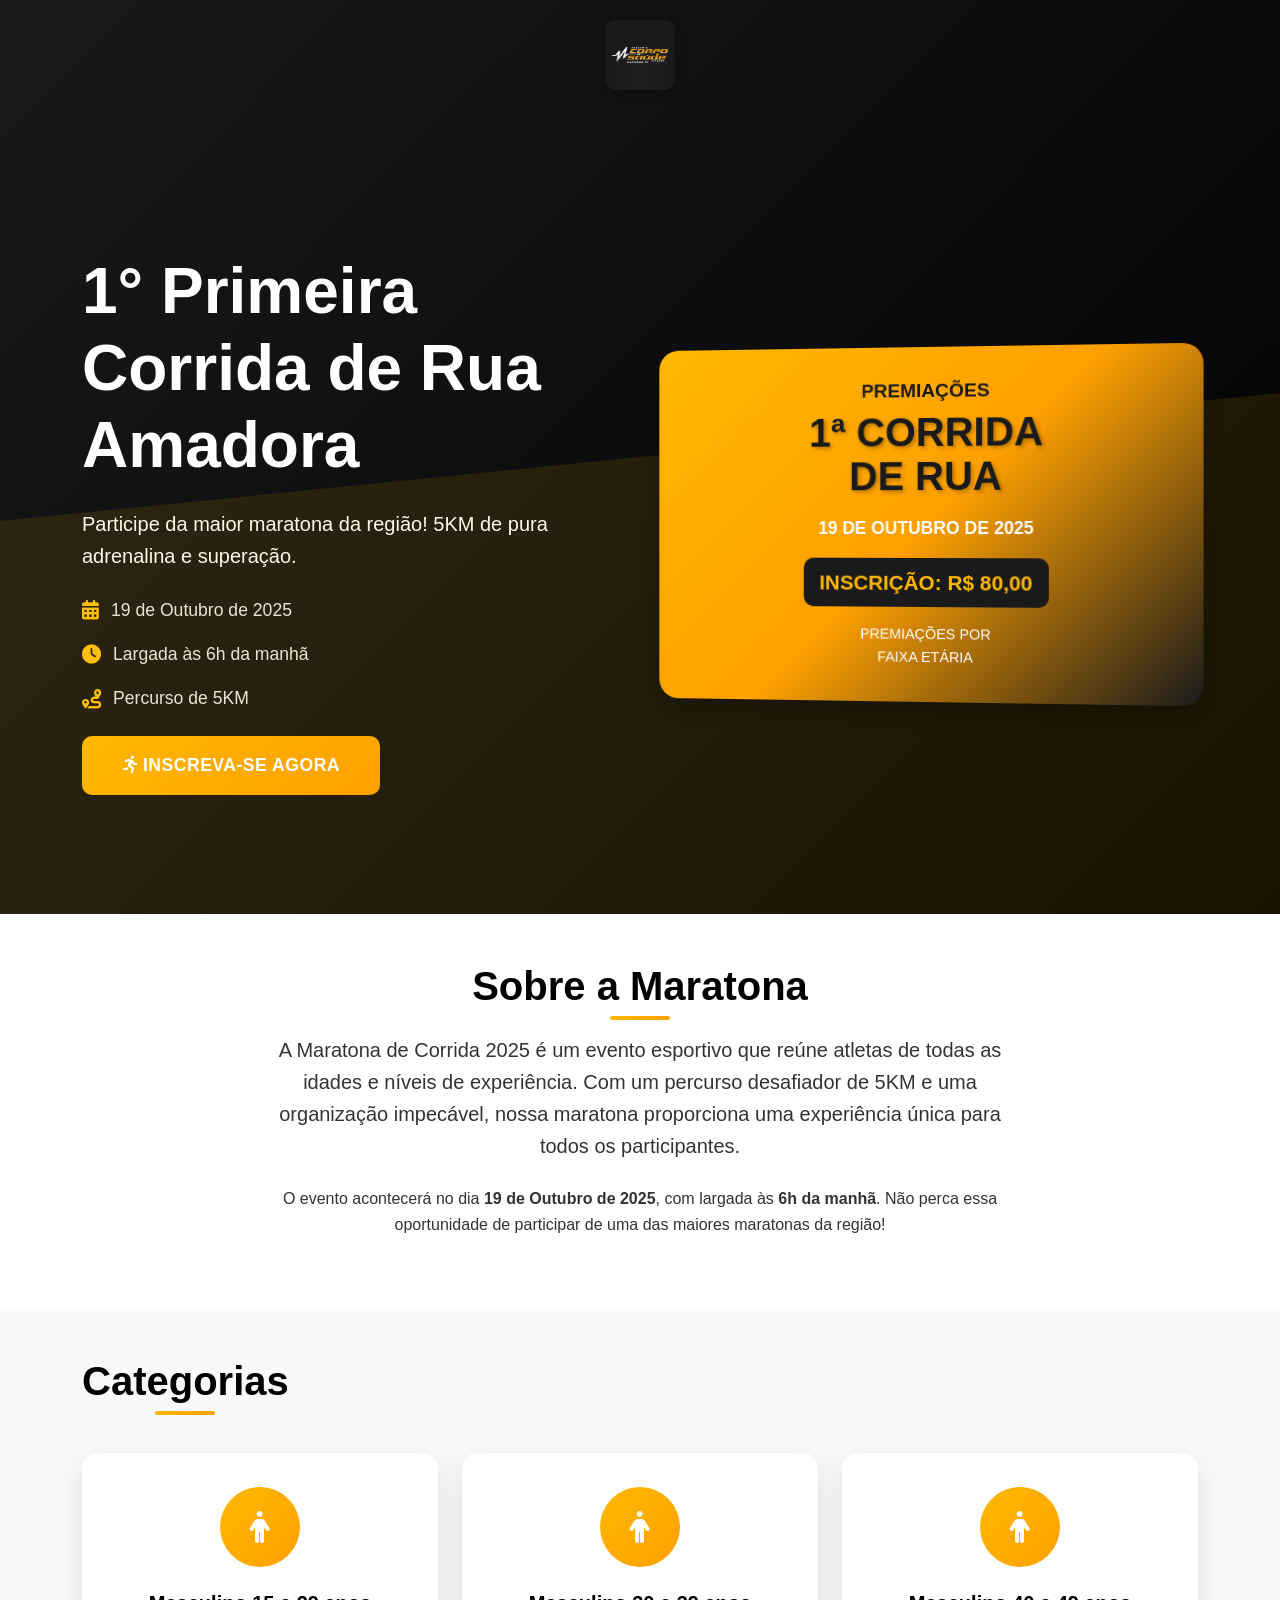
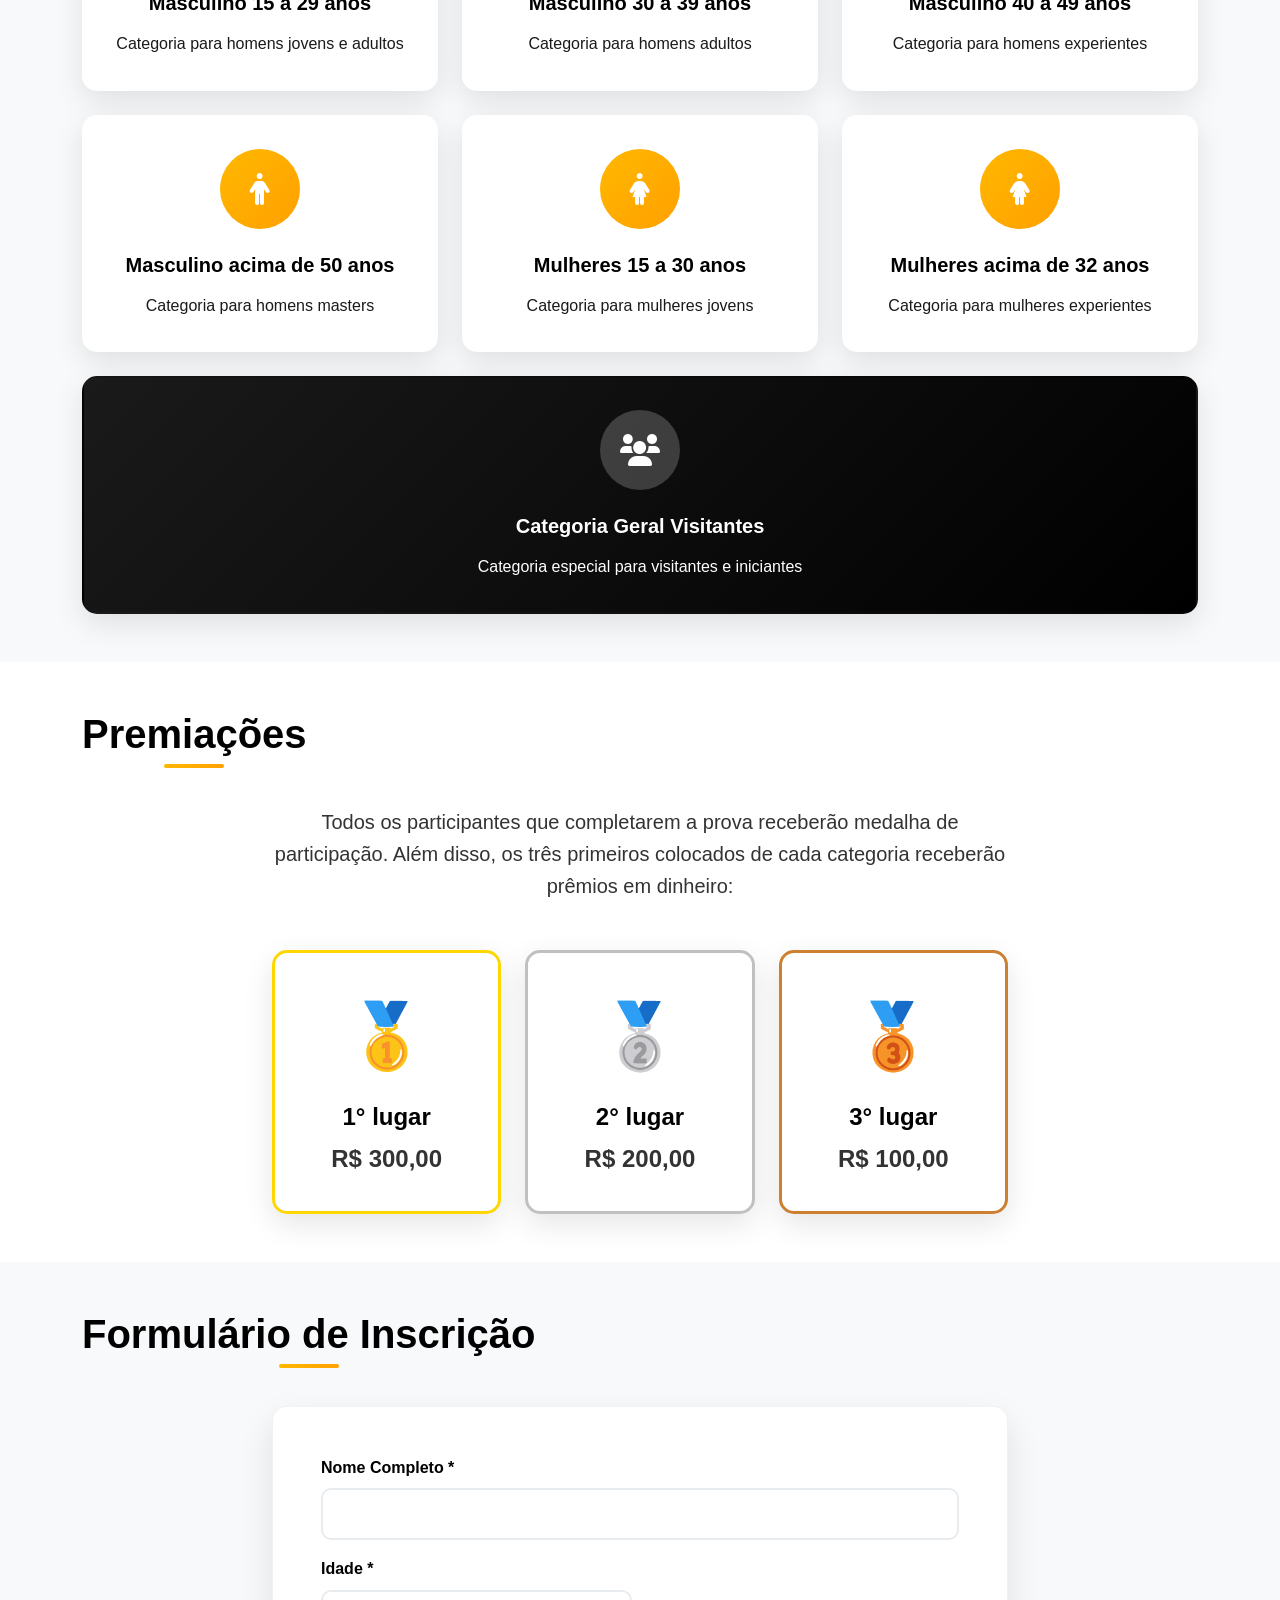
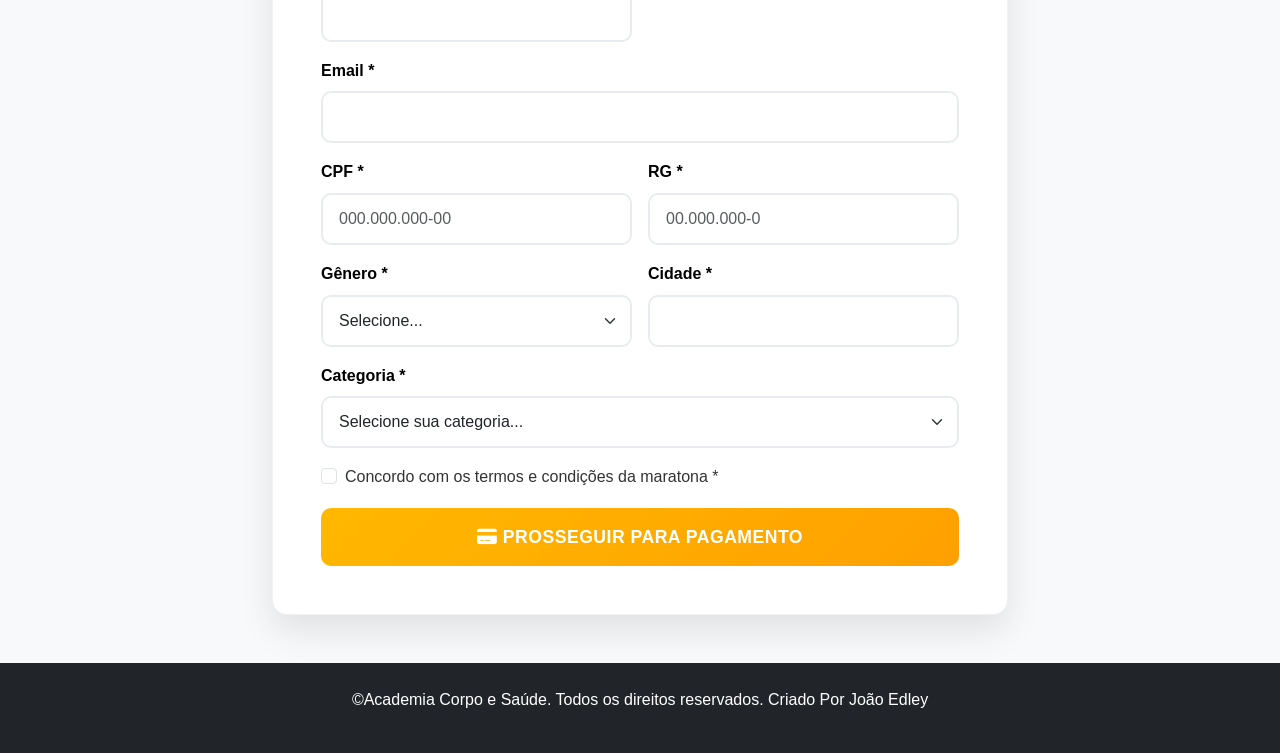
<file: frontend/index.html>
<!DOCTYPE html>
<html lang="pt-BR">
<head>
    <meta charset="UTF-8">
    <meta name="viewport" content="width=device-width, initial-scale=1.0">
    <title>Maratona de Corrida 2025 - Inscrições</title>
    <link href="https://cdn.jsdelivr.net/npm/bootstrap@5.3.0/dist/css/bootstrap.min.css" rel="stylesheet">
    <link href="https://cdnjs.cloudflare.com/ajax/libs/font-awesome/6.0.0/css/all.min.css" rel="stylesheet">
    <link href="styles.css" rel="stylesheet">
</head>
<body>
    <!-- Header -->
    <header class="hero-section">
        <div class="container">
            <!-- Logo Section -->
            <div class="row">
                <div class="col-12 text-center mb-4">
                    <div class="logo-container">
                        <img src="/static/img/ACADEMIA CORPO E SAÚDE FITNES LOGO.jpg" alt="Academia Corpo & Saúde" class="logo-img">
                    </div>
                </div>
            </div>
            <div class="row align-items-center" style="min-height: calc(100vh - 120px);">
                <div class="col-lg-6">
                    <h1 class="display-3 fw-bold text-white mb-4">
                        1° Primeira Corrida de Rua Amadora
                    </h1>
                    <p class="lead text-white mb-4">
                        Participe da maior maratona da região! 5KM de pura adrenalina e superação.
                    </p>
                    <div class="hero-info mb-4">
                        <div class="info-item">
                            <i class="fas fa-calendar-alt"></i>
                            <span>19 de Outubro de 2025</span>
                        </div>
                        <div class="info-item">
                            <i class="fas fa-clock"></i>
                            <span>Largada às 6h da manhã</span>
                        </div>
                        <div class="info-item">
                            <i class="fas fa-route"></i>
                            <span>Percurso de 5KM</span>
                        </div>
                    </div>
                    <button type="button" class="btn btn-primary btn-lg" onclick="scrollToInscricao(event)" style="z-index: 1000; position: relative;">
                        <i class="fas fa-running"></i> Inscreva-se Agora
                    </button>
                </div>
                <div class="col-lg-6">
                    <div class="hero-image">
                        <div class="maratona-poster">
                            <div class="poster-content">
                                <h3 class="poster-title">PREMIAÇÕES</h3>
                                <h2 class="poster-main">1ª CORRIDA<br>DE RUA</h2>
                                <p class="poster-date">19 DE OUTUBRO DE 2025</p>
                                <p class="poster-price">INSCRIÇÃO: R$ 80,00</p>
                                <p class="poster-info">PREMIAÇÕES POR<br>FAIXA ETÁRIA</p>
                            </div>
                        </div>
                    </div>
                </div>
            </div>
        </div>
    </header>

    <!-- Sobre a Maratona -->
    <section id="sobre" class="py-5">
        <div class="container">
            <div class="row">
                <div class="col-lg-8 mx-auto text-center">
                    <h2 class="section-title mb-4">Sobre a Maratona</h2>
                    <p class="lead mb-4">
                        A Maratona de Corrida 2025 é um evento esportivo que reúne atletas de todas as idades e níveis de experiência. 
                        Com um percurso desafiador de 5KM e uma organização impecável, nossa maratona proporciona uma experiência única para todos os participantes.
                    </p>
                    <p class="mb-4">
                        O evento acontecerá no dia <strong>19 de Outubro de 2025</strong>, com largada às <strong>6h da manhã</strong>. 
                        Não perca essa oportunidade de participar de uma das maiores maratonas da região!
                    </p>
                </div>
            </div>
        </div>
    </section>

    <!-- Categorias -->
    <section id="categorias" class="py-5 bg-light">
        <div class="container">
            <h2 class="section-title text-center mb-5">Categorias</h2>
            <div class="row g-4">
                <div class="col-md-6 col-lg-4">
                    <div class="category-card">
                        <div class="category-icon">
                            <i class="fas fa-male"></i>
                        </div>
                        <h5>Masculino 15 a 29 anos</h5>
                        <p>Categoria para homens jovens e adultos</p>
                    </div>
                </div>
                <div class="col-md-6 col-lg-4">
                    <div class="category-card">
                        <div class="category-icon">
                            <i class="fas fa-male"></i>
                        </div>
                        <h5>Masculino 30 a 39 anos</h5>
                        <p>Categoria para homens adultos</p>
                    </div>
                </div>
                <div class="col-md-6 col-lg-4">
                    <div class="category-card">
                        <div class="category-icon">
                            <i class="fas fa-male"></i>
                        </div>
                        <h5>Masculino 40 a 49 anos</h5>
                        <p>Categoria para homens experientes</p>
                    </div>
                </div>
                <div class="col-md-6 col-lg-4">
                    <div class="category-card">
                        <div class="category-icon">
                            <i class="fas fa-male"></i>
                        </div>
                        <h5>Masculino acima de 50 anos</h5>
                        <p>Categoria para homens masters</p>
                    </div>
                </div>
                <div class="col-md-6 col-lg-4">
                    <div class="category-card">
                        <div class="category-icon">
                            <i class="fas fa-female"></i>
                        </div>
                        <h5>Mulheres 15 a 30 anos</h5>
                        <p>Categoria para mulheres jovens</p>
                    </div>
                </div>
                <div class="col-md-6 col-lg-4">
                    <div class="category-card">
                        <div class="category-icon">
                            <i class="fas fa-female"></i>
                        </div>
                        <h5>Mulheres acima de 32 anos</h5>
                        <p>Categoria para mulheres experientes</p>
                    </div>
                </div>
                <div class="col-md-12">
                    <div class="category-card special-category">
                        <div class="category-icon">
                            <i class="fas fa-users"></i>
                        </div>
                        <h5>Categoria Geral Visitantes</h5>
                        <p>Categoria especial para visitantes e iniciantes</p>
                    </div>
                </div>
            </div>
        </div>
    </section>

    <!-- Premiações -->
    <section id="premiacoes" class="py-5">
        <div class="container">
            <h2 class="section-title text-center mb-5">Premiações</h2>
            <div class="row">
                <div class="col-lg-8 mx-auto text-center">
                    <p class="lead mb-4">
                        Todos os participantes que completarem a prova receberão medalha de participação. 
                        Além disso, os três primeiros colocados de cada categoria receberão prêmios em dinheiro:
                    </p>
                    <div class="row g-4 mt-4">
                        <div class="col-md-4">
                            <div class="prize-card gold">
                                <div class="prize-icon">
                                    🥇
                                </div>
                                <h4>1° lugar</h4>
                                <p class="prize-amount">R$ 300,00</p>
                            </div>
                        </div>
                        <div class="col-md-4">
                            <div class="prize-card silver">
                                <div class="prize-icon">
                                    🥈
                                </div>
                                <h4>2° lugar</h4>
                                <p class="prize-amount">R$ 200,00</p>
                            </div>
                        </div>
                        <div class="col-md-4">
                            <div class="prize-card bronze">
                                <div class="prize-icon">
                                    🥉
                                </div>
                                <h4>3° lugar</h4>
                                <p class="prize-amount">R$ 100,00</p>
                            </div>
                        </div>
                    </div>
                </div>
            </div>
        </div>
    </section>

    <!-- Formulário de Inscrição -->
    <section id="inscricao" class="py-5 bg-light">
        <div class="container">
            <h2 class="section-title text-center mb-5">Formulário de Inscrição</h2>
            <div class="row justify-content-center">
                <div class="col-lg-8">
                    <div class="registration-form">
                        <form id="inscricaoForm">
                            <div class="row g-3">
                                <div class="col-md-12">
                                    <label for="nome" class="form-label">Nome Completo *</label>
                                    <input type="text" class="form-control" id="nome" name="nome" required>
                                </div>
                                <div class="col-md-6">
                                    <label for="idade" class="form-label">Idade *</label>
                                    <input type="number" class="form-control" id="idade" name="idade" min="15" max="100" required>
                                </div>
                                <div class="col-md-12">
                                    <label for="email" class="form-label">Email *</label>
                                    <input type="email" class="form-control" id="email" name="email" required>
                                </div>
                                <div class="col-md-6">
                                    <label for="cpf" class="form-label">CPF *</label>
                                    <input type="text" class="form-control" id="cpf" name="cpf" placeholder="000.000.000-00" required>
                                </div>
                                <div class="col-md-6">
                                    <label for="rg" class="form-label">RG *</label>
                                    <input type="text" class="form-control" id="rg" name="rg" placeholder="00.000.000-0" required>
                                </div>
                                <div class="col-md-6">
                                    <label for="sexo" class="form-label">Gênero *</label>
                                    <select class="form-select" id="sexo" name="sexo" required>
                                        <option value="">Selecione...</option>
                                        <option value="M">Masculino</option>
                                        <option value="F">Feminino</option>
                                        <option value="O">Outro</option>
                                    </select>
                                </div>
                                <div class="col-md-6">
                                    <label for="cidade" class="form-label">Cidade *</label>
                                    <input type="text" class="form-control" id="cidade" name="cidade" required>
                                </div>
                                <div class="col-md-12">
                                    <label for="categoria" class="form-label">Categoria *</label>
                                    <select class="form-select" id="categoria" name="categoria" required>
                                        <option value="">Selecione sua categoria...</option>
                                    </select>
                                </div>
                                <div class="col-md-12">
                                    <div class="form-check">
                                        <input class="form-check-input" type="checkbox" id="termos" required>
                                        <label class="form-check-label" for="termos">
                                            Concordo com os termos e condições da maratona *
                                        </label>
                                    </div>
                                </div>
                                <div class="col-md-12">
                                    <button type="submit" class="btn btn-primary btn-lg w-100">
                                        <i class="fas fa-credit-card"></i> Prosseguir para Pagamento
                                    </button>
                                </div>
                            </div>
                        </form>
                    </div>
                </div>
            </div>
        </div>
    </section>

    <!-- Modal de Pagamento -->
    <div class="modal fade" id="pagamentoModal" tabindex="-1">
        <div class="modal-dialog modal-lg">
            <div class="modal-content">
                <div class="modal-header">
                    <h5 class="modal-title">Pagamento PIX - Maratona 2025</h5>
                    <button type="button" class="btn-close" data-bs-dismiss="modal"></button>
                </div>
                <div class="modal-body">
                    <div id="pagamentoContent">
                        <!-- Conteúdo será inserido dinamicamente -->
                    </div>
                </div>
            </div>
        </div>
    </div>

    <!-- Loading Modal -->
    <div class="modal fade" id="loadingModal" tabindex="-1">
        <div class="modal-dialog modal-sm">
            <div class="modal-content">
                <div class="modal-body text-center py-4">
                    <div class="spinner-border text-primary" role="status">
                        <span class="visually-hidden">Carregando...</span>
                    </div>
                    <p class="mt-3 mb-0">Processando...</p>
                </div>
            </div>
        </div>
    </div>

    <!-- Footer -->
    <footer class="bg-dark text-white py-4">
        <div class="container text-center">
            <p>&copy;Academia Corpo e Saúde. Todos os direitos reservados. Criado Por João Edley</p>
        </div>
    </footer>

    <script src="https://cdn.jsdelivr.net/npm/bootstrap@5.3.0/dist/js/bootstrap.bundle.min.js"></script>
    <script src="script.js"></script>
</body>
</html>
</file>
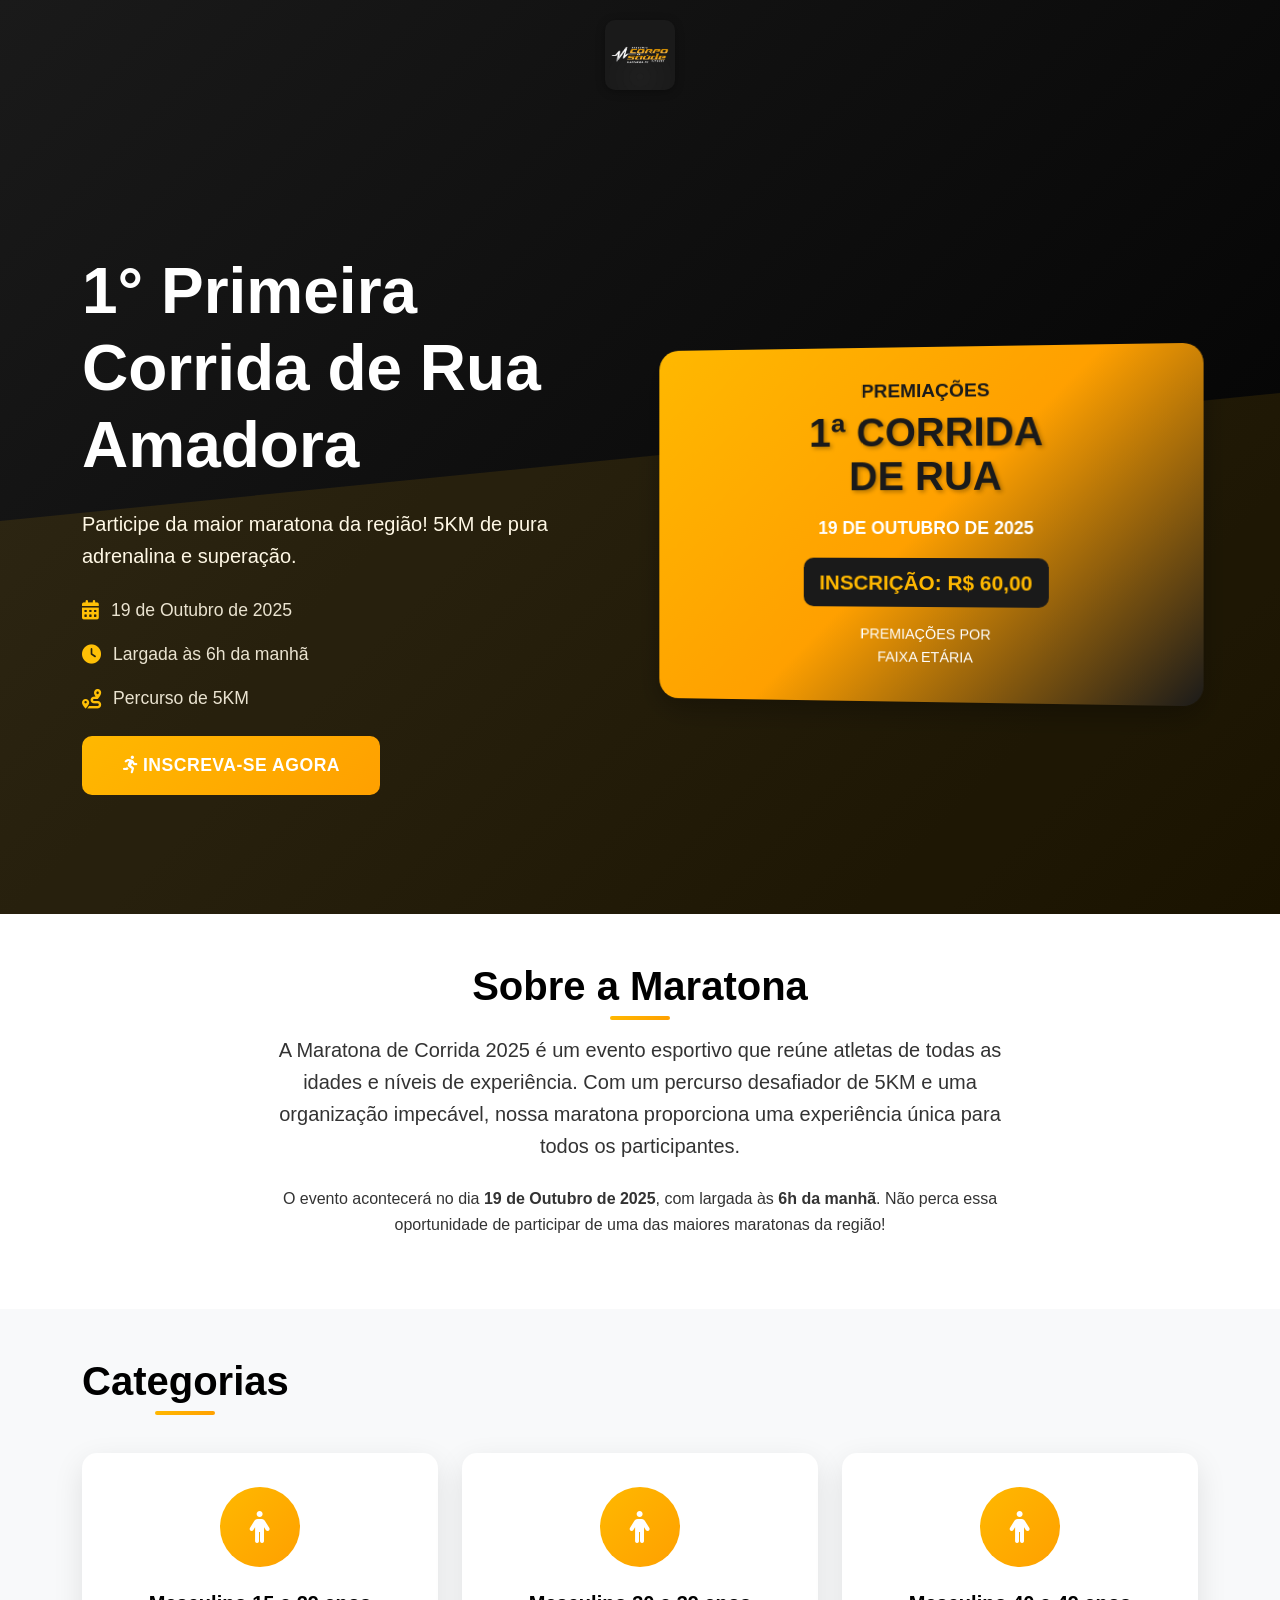
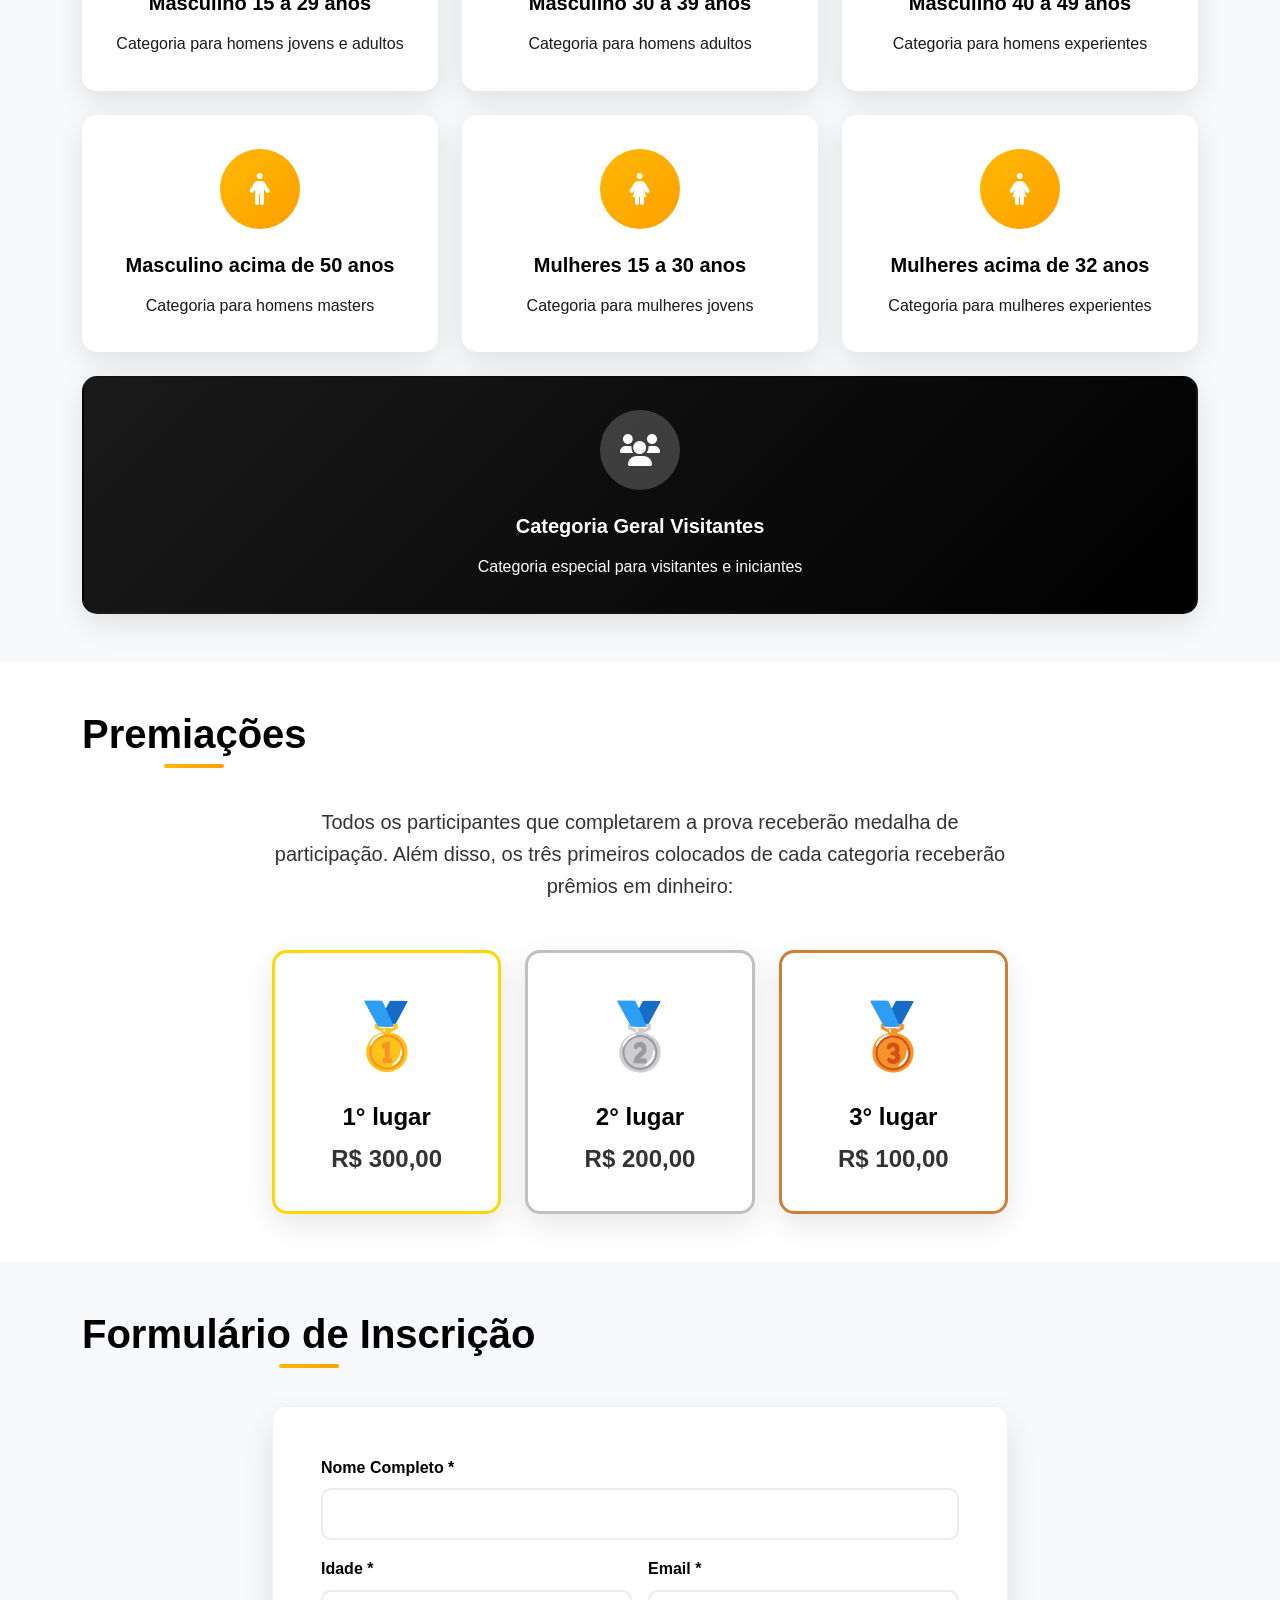
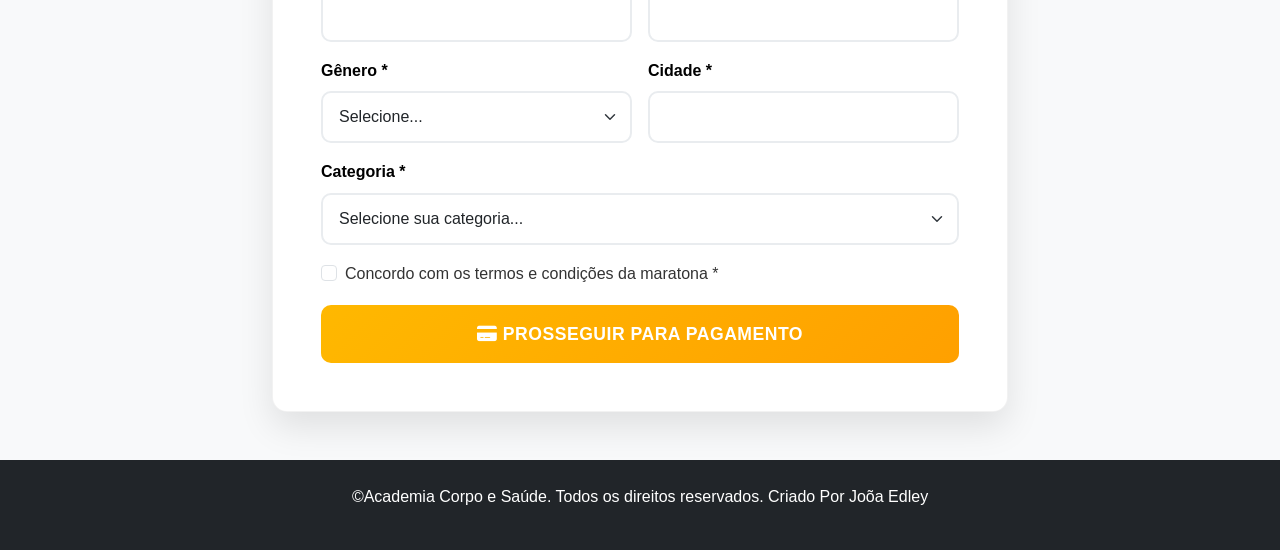
<file: maratona/frontend/index.html>
<!DOCTYPE html>
<html lang="pt-BR">
<head>
    <meta charset="UTF-8">
    <meta name="viewport" content="width=device-width, initial-scale=1.0">
    <title>Maratona de Corrida 2025 - Inscrições</title>
    <link href="https://cdn.jsdelivr.net/npm/bootstrap@5.3.0/dist/css/bootstrap.min.css" rel="stylesheet">
    <link href="https://cdnjs.cloudflare.com/ajax/libs/font-awesome/6.0.0/css/all.min.css" rel="stylesheet">
    <link href="styles.css" rel="stylesheet">
</head>
<body>
    <!-- Header -->
    <header class="hero-section">
        <div class="container">
            <!-- Logo Section -->
            <div class="row">
                <div class="col-12 text-center mb-4">
                    <div class="logo-container">
                        <img src="/static/img/ACADEMIA CORPO E SAÚDE FITNES LOGO.jpg" alt="Academia Corpo & Saúde" class="logo-img">
                    </div>
                </div>
            </div>
            <div class="row align-items-center" style="min-height: calc(100vh - 120px);">
                <div class="col-lg-6">
                    <h1 class="display-3 fw-bold text-white mb-4">
                        1° Primeira Corrida de Rua Amadora
                    </h1>
                    <p class="lead text-white mb-4">
                        Participe da maior maratona da região! 5KM de pura adrenalina e superação.
                    </p>
                    <div class="hero-info mb-4">
                        <div class="info-item">
                            <i class="fas fa-calendar-alt"></i>
                            <span>19 de Outubro de 2025</span>
                        </div>
                        <div class="info-item">
                            <i class="fas fa-clock"></i>
                            <span>Largada às 6h da manhã</span>
                        </div>
                        <div class="info-item">
                            <i class="fas fa-route"></i>
                            <span>Percurso de 5KM</span>
                        </div>
                    </div>
                    <button type="button" class="btn btn-primary btn-lg" onclick="scrollToInscricao(event)" style="z-index: 1000; position: relative;">
                        <i class="fas fa-running"></i> Inscreva-se Agora
                    </button>
                </div>
                <div class="col-lg-6">
                    <div class="hero-image">
                        <div class="maratona-poster">
                            <div class="poster-content">
                                <h3 class="poster-title">PREMIAÇÕES</h3>
                                <h2 class="poster-main">1ª CORRIDA<br>DE RUA</h2>
                                <p class="poster-date">19 DE OUTUBRO DE 2025</p>
                                <p class="poster-price">INSCRIÇÃO: R$ 60,00</p>
                                <p class="poster-info">PREMIAÇÕES POR<br>FAIXA ETÁRIA</p>
                            </div>
                        </div>
                    </div>
                </div>
            </div>
        </div>
    </header>

    <!-- Sobre a Maratona -->
    <section id="sobre" class="py-5">
        <div class="container">
            <div class="row">
                <div class="col-lg-8 mx-auto text-center">
                    <h2 class="section-title mb-4">Sobre a Maratona</h2>
                    <p class="lead mb-4">
                        A Maratona de Corrida 2025 é um evento esportivo que reúne atletas de todas as idades e níveis de experiência. 
                        Com um percurso desafiador de 5KM e uma organização impecável, nossa maratona proporciona uma experiência única para todos os participantes.
                    </p>
                    <p class="mb-4">
                        O evento acontecerá no dia <strong>19 de Outubro de 2025</strong>, com largada às <strong>6h da manhã</strong>. 
                        Não perca essa oportunidade de participar de uma das maiores maratonas da região!
                    </p>
                </div>
            </div>
        </div>
    </section>

    <!-- Categorias -->
    <section id="categorias" class="py-5 bg-light">
        <div class="container">
            <h2 class="section-title text-center mb-5">Categorias</h2>
            <div class="row g-4">
                <div class="col-md-6 col-lg-4">
                    <div class="category-card">
                        <div class="category-icon">
                            <i class="fas fa-male"></i>
                        </div>
                        <h5>Masculino 15 a 29 anos</h5>
                        <p>Categoria para homens jovens e adultos</p>
                    </div>
                </div>
                <div class="col-md-6 col-lg-4">
                    <div class="category-card">
                        <div class="category-icon">
                            <i class="fas fa-male"></i>
                        </div>
                        <h5>Masculino 30 a 39 anos</h5>
                        <p>Categoria para homens adultos</p>
                    </div>
                </div>
                <div class="col-md-6 col-lg-4">
                    <div class="category-card">
                        <div class="category-icon">
                            <i class="fas fa-male"></i>
                        </div>
                        <h5>Masculino 40 a 49 anos</h5>
                        <p>Categoria para homens experientes</p>
                    </div>
                </div>
                <div class="col-md-6 col-lg-4">
                    <div class="category-card">
                        <div class="category-icon">
                            <i class="fas fa-male"></i>
                        </div>
                        <h5>Masculino acima de 50 anos</h5>
                        <p>Categoria para homens masters</p>
                    </div>
                </div>
                <div class="col-md-6 col-lg-4">
                    <div class="category-card">
                        <div class="category-icon">
                            <i class="fas fa-female"></i>
                        </div>
                        <h5>Mulheres 15 a 30 anos</h5>
                        <p>Categoria para mulheres jovens</p>
                    </div>
                </div>
                <div class="col-md-6 col-lg-4">
                    <div class="category-card">
                        <div class="category-icon">
                            <i class="fas fa-female"></i>
                        </div>
                        <h5>Mulheres acima de 32 anos</h5>
                        <p>Categoria para mulheres experientes</p>
                    </div>
                </div>
                <div class="col-md-12">
                    <div class="category-card special-category">
                        <div class="category-icon">
                            <i class="fas fa-users"></i>
                        </div>
                        <h5>Categoria Geral Visitantes</h5>
                        <p>Categoria especial para visitantes e iniciantes</p>
                    </div>
                </div>
            </div>
        </div>
    </section>

    <!-- Premiações -->
    <section id="premiacoes" class="py-5">
        <div class="container">
            <h2 class="section-title text-center mb-5">Premiações</h2>
            <div class="row">
                <div class="col-lg-8 mx-auto text-center">
                    <p class="lead mb-4">
                        Todos os participantes que completarem a prova receberão medalha de participação. 
                        Além disso, os três primeiros colocados de cada categoria receberão prêmios em dinheiro:
                    </p>
                    <div class="row g-4 mt-4">
                        <div class="col-md-4">
                            <div class="prize-card gold">
                                <div class="prize-icon">
                                    🥇
                                </div>
                                <h4>1° lugar</h4>
                                <p class="prize-amount">R$ 300,00</p>
                            </div>
                        </div>
                        <div class="col-md-4">
                            <div class="prize-card silver">
                                <div class="prize-icon">
                                    🥈
                                </div>
                                <h4>2° lugar</h4>
                                <p class="prize-amount">R$ 200,00</p>
                            </div>
                        </div>
                        <div class="col-md-4">
                            <div class="prize-card bronze">
                                <div class="prize-icon">
                                    🥉
                                </div>
                                <h4>3° lugar</h4>
                                <p class="prize-amount">R$ 100,00</p>
                            </div>
                        </div>
                    </div>
                </div>
            </div>
        </div>
    </section>

    <!-- Formulário de Inscrição -->
    <section id="inscricao" class="py-5 bg-light">
        <div class="container">
            <h2 class="section-title text-center mb-5">Formulário de Inscrição</h2>
            <div class="row justify-content-center">
                <div class="col-lg-8">
                    <div class="registration-form">
                        <form id="inscricaoForm">
                            <div class="row g-3">
                                <div class="col-md-12">
                                    <label for="nome" class="form-label">Nome Completo *</label>
                                    <input type="text" class="form-control" id="nome" name="nome" required>
                                </div>
                                <div class="col-md-6">
                                    <label for="idade" class="form-label">Idade *</label>
                                    <input type="number" class="form-control" id="idade" name="idade" min="15" max="100" required>
                                </div>
                                <div class="col-md-6">
                                    <label for="email" class="form-label">Email *</label>
                                    <input type="email" class="form-control" id="email" name="email" required>
                                </div>
                                <div class="col-md-6">
                                    <label for="sexo" class="form-label">Gênero *</label>
                                    <select class="form-select" id="sexo" name="sexo" required>
                                        <option value="">Selecione...</option>
                                        <option value="M">Masculino</option>
                                        <option value="F">Feminino</option>
                                        <option value="O">Outro</option>
                                    </select>
                                </div>
                                <div class="col-md-6">
                                    <label for="cidade" class="form-label">Cidade *</label>
                                    <input type="text" class="form-control" id="cidade" name="cidade" required>
                                </div>
                                <div class="col-md-12">
                                    <label for="categoria" class="form-label">Categoria *</label>
                                    <select class="form-select" id="categoria" name="categoria" required>
                                        <option value="">Selecione sua categoria...</option>
                                    </select>
                                </div>
                                <div class="col-md-12">
                                    <div class="form-check">
                                        <input class="form-check-input" type="checkbox" id="termos" required>
                                        <label class="form-check-label" for="termos">
                                            Concordo com os termos e condições da maratona *
                                        </label>
                                    </div>
                                </div>
                                <div class="col-md-12">
                                    <button type="submit" class="btn btn-primary btn-lg w-100">
                                        <i class="fas fa-credit-card"></i> Prosseguir para Pagamento
                                    </button>
                                </div>
                            </div>
                        </form>
                    </div>
                </div>
            </div>
        </div>
    </section>

    <!-- Modal de Pagamento -->
    <div class="modal fade" id="pagamentoModal" tabindex="-1">
        <div class="modal-dialog modal-lg">
            <div class="modal-content">
                <div class="modal-header">
                    <h5 class="modal-title">Pagamento PIX - Maratona 2025</h5>
                    <button type="button" class="btn-close" data-bs-dismiss="modal"></button>
                </div>
                <div class="modal-body">
                    <div id="pagamentoContent">
                        <!-- Conteúdo será inserido dinamicamente -->
                    </div>
                </div>
            </div>
        </div>
    </div>

    <!-- Loading Modal -->
    <div class="modal fade" id="loadingModal" tabindex="-1">
        <div class="modal-dialog modal-sm">
            <div class="modal-content">
                <div class="modal-body text-center py-4">
                    <div class="spinner-border text-primary" role="status">
                        <span class="visually-hidden">Carregando...</span>
                    </div>
                    <p class="mt-3 mb-0">Processando...</p>
                </div>
            </div>
        </div>
    </div>

    <!-- Footer -->
    <footer class="bg-dark text-white py-4">
        <div class="container text-center">
            <p>&copy;Academia Corpo e Saúde. Todos os direitos reservados. Criado Por Joõa Edley</p>
        </div>
    </footer>

    <script src="https://cdn.jsdelivr.net/npm/bootstrap@5.3.0/dist/js/bootstrap.bundle.min.js"></script>
    <script src="script.js"></script>
</body>
</html>
</file>
<file: frontend/styles.css>
/* Global Styles */
:root {
    --primary-color: #FFB800;
    --secondary-color: #1a1a1a;
    --accent-color: #FFA000;
    --dark-color: #000000;
    --light-color: #f8f9fa;
    --gradient-primary: linear-gradient(135deg, #FFB800 0%, #FFA000 100%);
    --gradient-secondary: linear-gradient(135deg, #1a1a1a 0%, #000000 100%);
    --gradient-hero: linear-gradient(135deg, rgba(26, 26, 26, 0.9) 0%, rgba(0, 0, 0, 0.8) 100%);
}

* {
    margin: 0;
    padding: 0;
    box-sizing: border-box;
}

body {
    font-family: 'Segoe UI', Tahoma, Geneva, Verdana, sans-serif;
    line-height: 1.6;
    color: #333;
}

/* Logo Styles */
.logo-container {
    position: relative;
    padding-top: 20px;
    padding-bottom: 20px;
    z-index: 100;
}

.logo-img {
    height: 70px;
    width: auto;
    max-width: 250px;
    filter: drop-shadow(0 2px 4px rgba(0,0,0,0.3));
    border-radius: 10px;
}

/* PIX Key Container Styles */
.pix-key-container {
    background: #f8f9fa;
    border: 1px solid #dee2e6;
    border-radius: 8px;
    padding: 15px;
    margin-top: 15px;
}

.pix-key-container h6 {
    color: var(--secondary-color);
    margin-bottom: 10px;
    font-weight: 600;
}

.pix-key-container .input-group input {
    font-family: 'Courier New', monospace;
    font-size: 14px;
    background: #fff;
}

.pix-key-container .btn {
    border-color: var(--primary-color);
    color: var(--primary-color);
}

.pix-key-container .btn:hover {
    background: var(--primary-color);
    color: white;
}

/* Payment Status Styles */
.status-badge {
    display: inline-block;
    padding: 8px 16px;
    border-radius: 20px;
    font-weight: 600;
    font-size: 14px;
    text-align: center;
}

.status-pending {
    background: #fff3cd;
    color: #856404;
    border: 1px solid #ffeaa7;
}

.status-paid {
    background: #d1edff;
    color: #0c5460;
    border: 1px solid #bee5eb;
}

.status-cancelled {
    background: #f8d7da;
    color: #721c24;
    border: 1px solid #f5c6cb;
}

/* Alert Styles for Pending Payment */
.alert-warning {
    background: linear-gradient(135deg, #fff3cd 0%, #ffeaa7 100%);
    border: 1px solid #ffc107;
    box-shadow: 0 4px 12px rgba(255, 193, 7, 0.3);
}

.alert-warning h6 {
    color: #856404;
    font-weight: 700;
    margin-bottom: 8px;
}

.alert-warning .btn-warning {
    background: #ffc107;
    border-color: #ffc107;
    color: #000;
    font-weight: 600;
}

.alert-warning .btn-warning:hover {
    background: #e0a800;
    border-color: #d39e00;
}

/* Payment Instructions Improvements */
.payment-instructions {
    background: #e7f3ff;
    border-left: 4px solid var(--primary-color);
    padding: 15px;
    margin: 20px 0;
    border-radius: 0 8px 8px 0;
}

.payment-instructions h6 {
    color: var(--secondary-color);
    margin-bottom: 10px;
    font-weight: 600;
}

.payment-instructions ol {
    margin-bottom: 0;
    padding-left: 20px;
}

.payment-instructions li {
    margin-bottom: 5px;
    color: #495057;
}

/* QR Code Container Improvements */
.qr-code-container {
    background: linear-gradient(135deg, #f8f9fa 0%, #e9ecef 100%);
    border: 2px dashed var(--primary-color);
    border-radius: 12px;
    padding: 20px;
    text-align: center;
    margin: 20px 0;
}

.qr-code-container img {
    max-width: 200px;
    height: auto;
    border: 3px solid white;
    border-radius: 8px;
    box-shadow: 0 4px 12px rgba(0,0,0,0.1);
}

.payment-amount {
    font-size: 24px;
    font-weight: 700;
    color: var(--primary-color);
    margin-top: 15px;
    text-shadow: 1px 1px 2px rgba(0,0,0,0.1);
}

/* Button Improvements */
.btn-primary {
    background: var(--gradient-primary);
    border: none;
    font-weight: 600;
    padding: 10px 20px;
    border-radius: 25px;
    transition: all 0.3s ease;
}

.btn-primary:hover {
    transform: translateY(-2px);
    box-shadow: 0 4px 12px rgba(255, 184, 0, 0.4);
}

.btn-outline-secondary {
    border-color: #6c757d;
    color: #6c757d;
    font-weight: 600;
    padding: 10px 20px;
    border-radius: 25px;
}

.btn-outline-secondary:hover {
    background: #6c757d;
    border-color: #6c757d;
}

/* Responsive adjustments for mobile */
@media (max-width: 768px) {
    .logo-container {
        padding-top: 15px;
        padding-bottom: 15px;
    }
    
    .logo-img {
        height: 50px;
        max-width: 200px;
    }
}

/* Hero Section */
.hero-section {
    background: var(--gradient-secondary);
    min-height: 100vh;
    display: flex;
    align-items: center;
    position: relative;
    overflow: hidden;
}

.hero-section::before {
    content: '';
    position: absolute;
    top: 0;
    left: 0;
    right: 0;
    bottom: 0;
    background: url('data:image/svg+xml,<svg xmlns="http://www.w3.org/2000/svg" viewBox="0 0 1000 100" fill="rgba(255,184,0,0.1)"><polygon points="1000,100 1000,0 0,100"/></svg>') no-repeat bottom;
    background-size: cover;
}

.hero-info {
    display: flex;
    flex-direction: column;
    gap: 1rem;
}

.info-item {
    display: flex;
    align-items: center;
    gap: 0.75rem;
    color: rgba(255, 255, 255, 0.9);
    font-size: 1.1rem;
}

.info-item i {
    color: #ffc107;
    font-size: 1.2rem;
}

.hero-image {
    text-align: center;
    position: relative;
}

.maratona-poster {
    background: linear-gradient(135deg, #FFB800 0%, #FFA000 50%, #1a1a1a 100%);
    border-radius: 20px;
    padding: 2rem;
    box-shadow: 0 10px 30px rgba(0,0,0,0.3);
    transform: perspective(1000px) rotateY(-5deg);
    transition: transform 0.3s ease;
}

.maratona-poster:hover {
    transform: perspective(1000px) rotateY(0deg) scale(1.05);
}

.poster-content {
    color: white;
    text-align: center;
}

.poster-title {
    font-size: 1.2rem;
    font-weight: bold;
    margin-bottom: 0.5rem;
    color: #1a1a1a;
}

.poster-main {
    font-size: 2.5rem;
    font-weight: 900;
    line-height: 1.1;
    margin-bottom: 1rem;
    color: #1a1a1a;
    text-shadow: 2px 2px 4px rgba(0,0,0,0.3);
}

.poster-date {
    font-size: 1.1rem;
    font-weight: bold;
    margin-bottom: 1rem;
    color: white;
}

.poster-price {
    font-size: 1.3rem;
    font-weight: bold;
    color: #FFB800;
    background: #1a1a1a;
    padding: 0.5rem 1rem;
    border-radius: 10px;
    margin-bottom: 1rem;
    display: inline-block;
}

.poster-info {
    font-size: 0.9rem;
    color: white;
    margin-bottom: 0;
}

.hero-icon {
    font-size: 15rem;
    color: rgba(255, 255, 255, 0.2);
    animation: float 3s ease-in-out infinite;
}

@keyframes float {
    0%, 100% { transform: translateY(0px); }
    50% { transform: translateY(-20px); }
}

/* Section Titles */
.section-title {
    font-size: 2.5rem;
    font-weight: 700;
    color: var(--dark-color);
    position: relative;
    display: inline-block;
}

.section-title::after {
    content: '';
    position: absolute;
    bottom: -10px;
    left: 50%;
    transform: translateX(-50%);
    width: 60px;
    height: 4px;
    background: var(--gradient-primary);
    border-radius: 2px;
}

/* Category Cards */
.category-card {
    background: white;
    border-radius: 15px;
    padding: 2rem;
    text-align: center;
    box-shadow: 0 10px 30px rgba(0, 0, 0, 0.1);
    transition: all 0.3s ease;
    height: 100%;
    border: 2px solid transparent;
}

.category-card:hover {
    transform: translateY(-10px);
    box-shadow: 0 20px 40px rgba(0, 0, 0, 0.15);
    border-color: var(--primary-color);
}

.category-icon {
    width: 80px;
    height: 80px;
    background: var(--gradient-primary);
    border-radius: 50%;
    display: flex;
    align-items: center;
    justify-content: center;
    margin: 0 auto 1.5rem;
    color: white;
    font-size: 2rem;
}

.category-card h5 {
    color: var(--dark-color);
    font-weight: 600;
    margin-bottom: 1rem;
}

.category-card p {
    color: var(--secondary-color);
    margin: 0;
}

.special-category {
    background: var(--gradient-secondary);
    color: white;
}

.special-category h5,
.special-category p {
    color: white;
}

.special-category .category-icon {
    background: rgba(255, 255, 255, 0.2);
}

/* Prize Cards */
.prize-card {
    background: white;
    border-radius: 15px;
    padding: 2rem;
    text-align: center;
    box-shadow: 0 10px 30px rgba(0, 0, 0, 0.1);
    transition: all 0.3s ease;
    border: 3px solid transparent;
}

.prize-card:hover {
    transform: translateY(-5px);
    box-shadow: 0 20px 40px rgba(0, 0, 0, 0.15);
}

.prize-card.gold {
    border-color: #ffd700;
}

.prize-card.silver {
    border-color: #c0c0c0;
}

.prize-card.bronze {
    border-color: #cd7f32;
}

.prize-icon {
    font-size: 4rem;
    margin-bottom: 1rem;
}

.prize-card h4 {
    color: var(--dark-color);
    font-weight: 600;
    margin-bottom: 0.5rem;
}

.prize-amount {
    font-size: 1.5rem;
    font-weight: 700;
    color: var(--success-color);
    margin: 0;
}

/* Registration Form */
.registration-form {
    background: white;
    border-radius: 15px;
    padding: 3rem;
    box-shadow: 0 15px 35px rgba(0, 0, 0, 0.1);
    border: 1px solid rgba(0, 0, 0, 0.05);
}

.form-label {
    font-weight: 600;
    color: var(--dark-color);
    margin-bottom: 0.5rem;
}

.form-control,
.form-select {
    border: 2px solid #e9ecef;
    border-radius: 10px;
    padding: 0.75rem 1rem;
    font-size: 1rem;
    transition: all 0.3s ease;
}

.form-control:focus,
.form-select:focus {
    border-color: var(--primary-color);
    box-shadow: 0 0 0 0.2rem rgba(0, 123, 255, 0.25);
}

.btn {
    border-radius: 10px;
    padding: 0.75rem 2rem;
    font-weight: 600;
    text-transform: uppercase;
    letter-spacing: 0.5px;
    transition: all 0.3s ease;
    cursor: pointer;
    position: relative;
    z-index: 10;
    pointer-events: auto;
}

.btn-primary {
    background: var(--gradient-primary);
    border: none;
}

.btn-primary:hover {
    background: var(--gradient-secondary);
    transform: translateY(-2px);
    box-shadow: 0 10px 20px rgba(0, 0, 0, 0.2);
}

.btn-lg {
    padding: 1rem 2.5rem;
    font-size: 1.1rem;
}

/* Payment Modal */
.payment-info {
    text-align: center;
    padding: 2rem;
}

.qr-code-container {
    background: white;
    border-radius: 15px;
    padding: 2rem;
    margin: 2rem 0;
    box-shadow: 0 10px 30px rgba(0, 0, 0, 0.1);
}

.qr-code-container img {
    max-width: 250px;
    height: auto;
    border-radius: 10px;
}

.payment-amount {
    font-size: 2rem;
    font-weight: 700;
    color: var(--success-color);
    margin: 1rem 0;
}

.payment-instructions {
    background: var(--light-color);
    border-radius: 10px;
    padding: 1.5rem;
    margin: 1.5rem 0;
}

.payment-instructions h6 {
    color: var(--dark-color);
    font-weight: 600;
    margin-bottom: 1rem;
}

.payment-instructions ol {
    text-align: left;
    margin: 0;
    padding-left: 1.5rem;
}

.payment-instructions li {
    margin-bottom: 0.5rem;
    color: var(--secondary-color);
}

/* Status Badges */
.status-badge {
    display: inline-block;
    padding: 0.5rem 1rem;
    border-radius: 20px;
    font-size: 0.9rem;
    font-weight: 600;
    text-transform: uppercase;
    letter-spacing: 0.5px;
}

.status-pending {
    background-color: var(--warning-color);
    color: var(--dark-color);
}

.status-paid {
    background-color: var(--success-color);
    color: white;
}

.status-cancelled {
    background-color: var(--danger-color);
    color: white;
}

/* Alerts */
.alert {
    border-radius: 10px;
    border: none;
    padding: 1rem 1.5rem;
    margin-bottom: 1.5rem;
}

.alert-success {
    background: linear-gradient(135deg, #d4edda 0%, #c3e6cb 100%);
    color: #155724;
}

.alert-danger {
    background: linear-gradient(135deg, #f8d7da 0%, #f5c6cb 100%);
    color: #721c24;
}

.alert-warning {
    background: linear-gradient(135deg, #fff3cd 0%, #ffeaa7 100%);
    color: #856404;
}

/* Loading Spinner */
.spinner-border {
    width: 3rem;
    height: 3rem;
}

/* Responsive Design */
@media (max-width: 768px) {
    .hero-section {
        text-align: center;
        padding: 2rem 0;
    }
    
    .hero-icon {
        font-size: 8rem;
    }
    
    .section-title {
        font-size: 2rem;
    }
    
    .registration-form {
        padding: 2rem;
        margin: 1rem;
    }
    
    .hero-info {
        margin-top: 2rem;
    }
    
    .info-item {
        justify-content: center;
    }
    
    .category-card,
    .prize-card {
        margin-bottom: 1rem;
    }
}

@media (max-width: 576px) {
    .hero-section h1 {
        font-size: 2.5rem;
    }
    
    .registration-form {
        padding: 1.5rem;
    }
    
    .btn-lg {
        padding: 0.875rem 1.5rem;
        font-size: 1rem;
    }
    
    .qr-code-container img {
        max-width: 200px;
    }
}

/* Animation Classes */
.fade-in {
    animation: fadeIn 0.6s ease-in;
}

@keyframes fadeIn {
    from { opacity: 0; transform: translateY(20px); }
    to { opacity: 1; transform: translateY(0); }
}

.slide-up {
    animation: slideUp 0.6s ease-out;
}

@keyframes slideUp {
    from { opacity: 0; transform: translateY(30px); }
    to { opacity: 1; transform: translateY(0); }
}

/* Smooth Scrolling */
html {
    scroll-behavior: smooth;
    scroll-padding-top: 80px; /* Offset for fixed headers */
}

/* Ensure anchor links work properly */
section {
    scroll-margin-top: 80px;
}

/* Custom Scrollbar */
::-webkit-scrollbar {
    width: 8px;
}

::-webkit-scrollbar-track {
    background: #f1f1f1;
}

::-webkit-scrollbar-thumb {
    background: var(--gradient-primary);
    border-radius: 4px;
}

::-webkit-scrollbar-thumb:hover {
    background: var(--gradient-secondary);
}
</file>
<file: maratona/frontend/styles.css>
/* Global Styles */
:root {
    --primary-color: #FFB800;
    --secondary-color: #1a1a1a;
    --accent-color: #FFA000;
    --dark-color: #000000;
    --light-color: #f8f9fa;
    --gradient-primary: linear-gradient(135deg, #FFB800 0%, #FFA000 100%);
    --gradient-secondary: linear-gradient(135deg, #1a1a1a 0%, #000000 100%);
    --gradient-hero: linear-gradient(135deg, rgba(26, 26, 26, 0.9) 0%, rgba(0, 0, 0, 0.8) 100%);
}

* {
    margin: 0;
    padding: 0;
    box-sizing: border-box;
}

body {
    font-family: 'Segoe UI', Tahoma, Geneva, Verdana, sans-serif;
    line-height: 1.6;
    color: #333;
}

/* Logo Styles */
.logo-container {
    position: relative;
    padding-top: 20px;
    padding-bottom: 20px;
    z-index: 100;
}

.logo-img {
    height: 70px;
    width: auto;
    max-width: 250px;
    filter: drop-shadow(0 2px 4px rgba(0,0,0,0.3));
    border-radius: 10px;
}

/* Responsive adjustments for mobile */
@media (max-width: 768px) {
    .logo-container {
        padding-top: 15px;
        padding-bottom: 15px;
    }
    
    .logo-img {
        height: 50px;
        max-width: 200px;
    }
}

/* Hero Section */
.hero-section {
    background: var(--gradient-secondary);
    min-height: 100vh;
    display: flex;
    align-items: center;
    position: relative;
    overflow: hidden;
}

.hero-section::before {
    content: '';
    position: absolute;
    top: 0;
    left: 0;
    right: 0;
    bottom: 0;
    background: url('data:image/svg+xml,<svg xmlns="http://www.w3.org/2000/svg" viewBox="0 0 1000 100" fill="rgba(255,184,0,0.1)"><polygon points="1000,100 1000,0 0,100"/></svg>') no-repeat bottom;
    background-size: cover;
}

.hero-info {
    display: flex;
    flex-direction: column;
    gap: 1rem;
}

.info-item {
    display: flex;
    align-items: center;
    gap: 0.75rem;
    color: rgba(255, 255, 255, 0.9);
    font-size: 1.1rem;
}

.info-item i {
    color: #ffc107;
    font-size: 1.2rem;
}

.hero-image {
    text-align: center;
    position: relative;
}

.maratona-poster {
    background: linear-gradient(135deg, #FFB800 0%, #FFA000 50%, #1a1a1a 100%);
    border-radius: 20px;
    padding: 2rem;
    box-shadow: 0 10px 30px rgba(0,0,0,0.3);
    transform: perspective(1000px) rotateY(-5deg);
    transition: transform 0.3s ease;
}

.maratona-poster:hover {
    transform: perspective(1000px) rotateY(0deg) scale(1.05);
}

.poster-content {
    color: white;
    text-align: center;
}

.poster-title {
    font-size: 1.2rem;
    font-weight: bold;
    margin-bottom: 0.5rem;
    color: #1a1a1a;
}

.poster-main {
    font-size: 2.5rem;
    font-weight: 900;
    line-height: 1.1;
    margin-bottom: 1rem;
    color: #1a1a1a;
    text-shadow: 2px 2px 4px rgba(0,0,0,0.3);
}

.poster-date {
    font-size: 1.1rem;
    font-weight: bold;
    margin-bottom: 1rem;
    color: white;
}

.poster-price {
    font-size: 1.3rem;
    font-weight: bold;
    color: #FFB800;
    background: #1a1a1a;
    padding: 0.5rem 1rem;
    border-radius: 10px;
    margin-bottom: 1rem;
    display: inline-block;
}

.poster-info {
    font-size: 0.9rem;
    color: white;
    margin-bottom: 0;
}

.hero-icon {
    font-size: 15rem;
    color: rgba(255, 255, 255, 0.2);
    animation: float 3s ease-in-out infinite;
}

@keyframes float {
    0%, 100% { transform: translateY(0px); }
    50% { transform: translateY(-20px); }
}

/* Section Titles */
.section-title {
    font-size: 2.5rem;
    font-weight: 700;
    color: var(--dark-color);
    position: relative;
    display: inline-block;
}

.section-title::after {
    content: '';
    position: absolute;
    bottom: -10px;
    left: 50%;
    transform: translateX(-50%);
    width: 60px;
    height: 4px;
    background: var(--gradient-primary);
    border-radius: 2px;
}

/* Category Cards */
.category-card {
    background: white;
    border-radius: 15px;
    padding: 2rem;
    text-align: center;
    box-shadow: 0 10px 30px rgba(0, 0, 0, 0.1);
    transition: all 0.3s ease;
    height: 100%;
    border: 2px solid transparent;
}

.category-card:hover {
    transform: translateY(-10px);
    box-shadow: 0 20px 40px rgba(0, 0, 0, 0.15);
    border-color: var(--primary-color);
}

.category-icon {
    width: 80px;
    height: 80px;
    background: var(--gradient-primary);
    border-radius: 50%;
    display: flex;
    align-items: center;
    justify-content: center;
    margin: 0 auto 1.5rem;
    color: white;
    font-size: 2rem;
}

.category-card h5 {
    color: var(--dark-color);
    font-weight: 600;
    margin-bottom: 1rem;
}

.category-card p {
    color: var(--secondary-color);
    margin: 0;
}

.special-category {
    background: var(--gradient-secondary);
    color: white;
}

.special-category h5,
.special-category p {
    color: white;
}

.special-category .category-icon {
    background: rgba(255, 255, 255, 0.2);
}

/* Prize Cards */
.prize-card {
    background: white;
    border-radius: 15px;
    padding: 2rem;
    text-align: center;
    box-shadow: 0 10px 30px rgba(0, 0, 0, 0.1);
    transition: all 0.3s ease;
    border: 3px solid transparent;
}

.prize-card:hover {
    transform: translateY(-5px);
    box-shadow: 0 20px 40px rgba(0, 0, 0, 0.15);
}

.prize-card.gold {
    border-color: #ffd700;
}

.prize-card.silver {
    border-color: #c0c0c0;
}

.prize-card.bronze {
    border-color: #cd7f32;
}

.prize-icon {
    font-size: 4rem;
    margin-bottom: 1rem;
}

.prize-card h4 {
    color: var(--dark-color);
    font-weight: 600;
    margin-bottom: 0.5rem;
}

.prize-amount {
    font-size: 1.5rem;
    font-weight: 700;
    color: var(--success-color);
    margin: 0;
}

/* Registration Form */
.registration-form {
    background: white;
    border-radius: 15px;
    padding: 3rem;
    box-shadow: 0 15px 35px rgba(0, 0, 0, 0.1);
    border: 1px solid rgba(0, 0, 0, 0.05);
}

.form-label {
    font-weight: 600;
    color: var(--dark-color);
    margin-bottom: 0.5rem;
}

.form-control,
.form-select {
    border: 2px solid #e9ecef;
    border-radius: 10px;
    padding: 0.75rem 1rem;
    font-size: 1rem;
    transition: all 0.3s ease;
}

.form-control:focus,
.form-select:focus {
    border-color: var(--primary-color);
    box-shadow: 0 0 0 0.2rem rgba(0, 123, 255, 0.25);
}

.btn {
    border-radius: 10px;
    padding: 0.75rem 2rem;
    font-weight: 600;
    text-transform: uppercase;
    letter-spacing: 0.5px;
    transition: all 0.3s ease;
    cursor: pointer;
    position: relative;
    z-index: 10;
    pointer-events: auto;
}

.btn-primary {
    background: var(--gradient-primary);
    border: none;
}

.btn-primary:hover {
    background: var(--gradient-secondary);
    transform: translateY(-2px);
    box-shadow: 0 10px 20px rgba(0, 0, 0, 0.2);
}

.btn-lg {
    padding: 1rem 2.5rem;
    font-size: 1.1rem;
}

/* Payment Modal */
.payment-info {
    text-align: center;
    padding: 2rem;
}

.qr-code-container {
    background: white;
    border-radius: 15px;
    padding: 2rem;
    margin: 2rem 0;
    box-shadow: 0 10px 30px rgba(0, 0, 0, 0.1);
}

.qr-code-container img {
    max-width: 250px;
    height: auto;
    border-radius: 10px;
}

.payment-amount {
    font-size: 2rem;
    font-weight: 700;
    color: var(--success-color);
    margin: 1rem 0;
}

.payment-instructions {
    background: var(--light-color);
    border-radius: 10px;
    padding: 1.5rem;
    margin: 1.5rem 0;
}

.payment-instructions h6 {
    color: var(--dark-color);
    font-weight: 600;
    margin-bottom: 1rem;
}

.payment-instructions ol {
    text-align: left;
    margin: 0;
    padding-left: 1.5rem;
}

.payment-instructions li {
    margin-bottom: 0.5rem;
    color: var(--secondary-color);
}

/* Status Badges */
.status-badge {
    display: inline-block;
    padding: 0.5rem 1rem;
    border-radius: 20px;
    font-size: 0.9rem;
    font-weight: 600;
    text-transform: uppercase;
    letter-spacing: 0.5px;
}

.status-pending {
    background-color: var(--warning-color);
    color: var(--dark-color);
}

.status-paid {
    background-color: var(--success-color);
    color: white;
}

.status-cancelled {
    background-color: var(--danger-color);
    color: white;
}

/* Alerts */
.alert {
    border-radius: 10px;
    border: none;
    padding: 1rem 1.5rem;
    margin-bottom: 1.5rem;
}

.alert-success {
    background: linear-gradient(135deg, #d4edda 0%, #c3e6cb 100%);
    color: #155724;
}

.alert-danger {
    background: linear-gradient(135deg, #f8d7da 0%, #f5c6cb 100%);
    color: #721c24;
}

.alert-warning {
    background: linear-gradient(135deg, #fff3cd 0%, #ffeaa7 100%);
    color: #856404;
}

/* Loading Spinner */
.spinner-border {
    width: 3rem;
    height: 3rem;
}

/* Responsive Design */
@media (max-width: 768px) {
    .hero-section {
        text-align: center;
        padding: 2rem 0;
    }
    
    .hero-icon {
        font-size: 8rem;
    }
    
    .section-title {
        font-size: 2rem;
    }
    
    .registration-form {
        padding: 2rem;
        margin: 1rem;
    }
    
    .hero-info {
        margin-top: 2rem;
    }
    
    .info-item {
        justify-content: center;
    }
    
    .category-card,
    .prize-card {
        margin-bottom: 1rem;
    }
}

@media (max-width: 576px) {
    .hero-section h1 {
        font-size: 2.5rem;
    }
    
    .registration-form {
        padding: 1.5rem;
    }
    
    .btn-lg {
        padding: 0.875rem 1.5rem;
        font-size: 1rem;
    }
    
    .qr-code-container img {
        max-width: 200px;
    }
}

/* Animation Classes */
.fade-in {
    animation: fadeIn 0.6s ease-in;
}

@keyframes fadeIn {
    from { opacity: 0; transform: translateY(20px); }
    to { opacity: 1; transform: translateY(0); }
}

.slide-up {
    animation: slideUp 0.6s ease-out;
}

@keyframes slideUp {
    from { opacity: 0; transform: translateY(30px); }
    to { opacity: 1; transform: translateY(0); }
}

/* Smooth Scrolling */
html {
    scroll-behavior: smooth;
    scroll-padding-top: 80px; /* Offset for fixed headers */
}

/* Ensure anchor links work properly */
section {
    scroll-margin-top: 80px;
}

/* Custom Scrollbar */
::-webkit-scrollbar {
    width: 8px;
}

::-webkit-scrollbar-track {
    background: #f1f1f1;
}

::-webkit-scrollbar-thumb {
    background: var(--gradient-primary);
    border-radius: 4px;
}

::-webkit-scrollbar-thumb:hover {
    background: var(--gradient-secondary);
}
</file>
